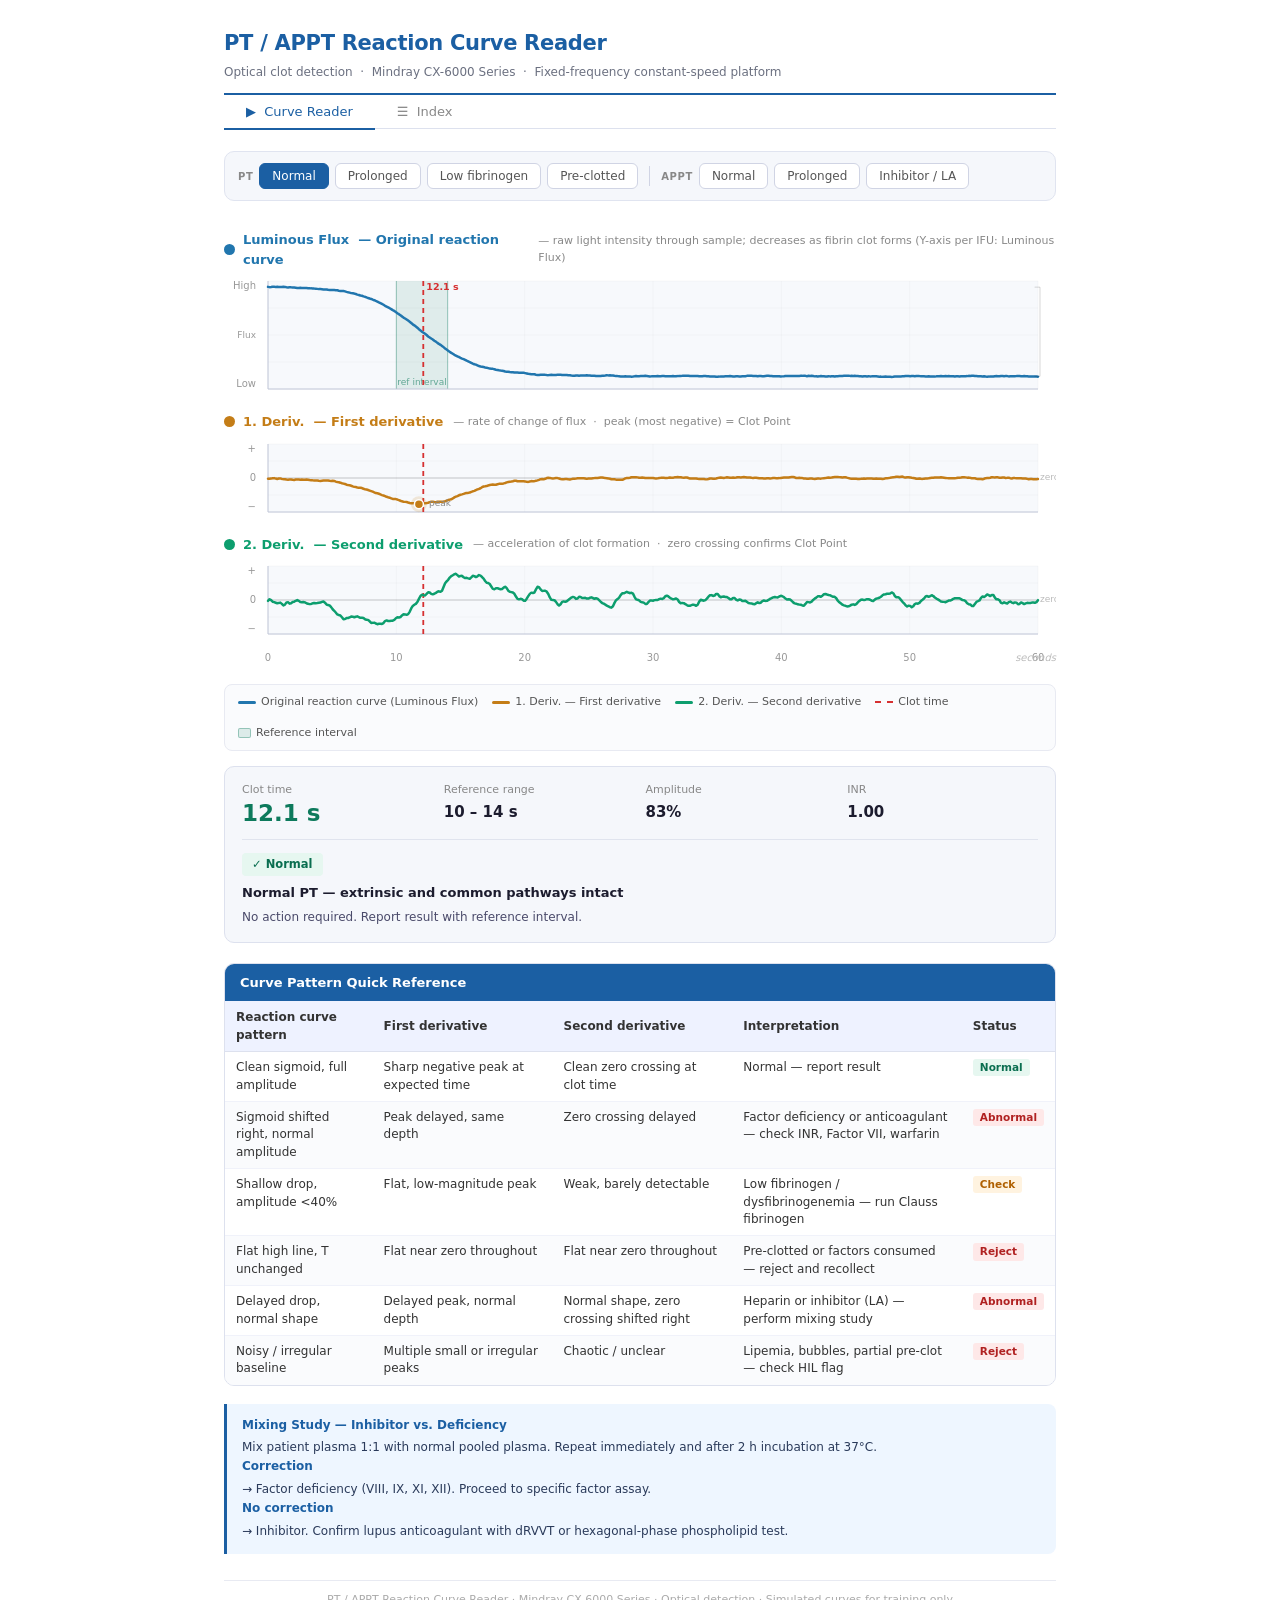
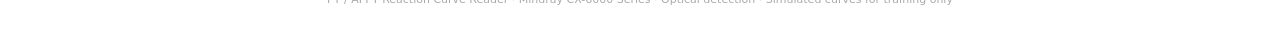
<file: database/PT_APPT_Curve_Reader.html>
<!DOCTYPE html>
<html lang="en">
<head>
<meta charset="UTF-8">
<meta name="viewport" content="width=device-width, initial-scale=1.0">
<title>PT / APTT Reaction Curve Reader &mdash; Mindray CX-6000 / CX-6010</title>
<style>
*,*::before,*::after{box-sizing:border-box;margin:0;padding:0}
body{font-family:-apple-system,BlinkMacSystemFont,'Segoe UI',system-ui,sans-serif;background:#fff;color:#1C1C2E;line-height:1.5}
.container{max-width:880px;margin:0 auto;padding:28px 24px 48px}
.header{padding-bottom:12px;border-bottom:2.5px solid #1B5FA3;margin-bottom:0}
.header-title{font-size:21px;font-weight:700;color:#1B5FA3;letter-spacing:-.3px}
.header-sub{font-size:12px;color:#6B7080;margin-top:3px}
/* Tabs */
.tab-bar{display:flex;border-bottom:1.5px solid #DDE1EE;margin-bottom:22px}
.tab-btn{padding:9px 22px;border:none;background:none;cursor:pointer;font-size:13px;font-weight:500;color:#888;border-bottom:2.5px solid transparent;margin-bottom:-1.5px;font-family:inherit;transition:color .12s}
.tab-btn.active{color:#1B5FA3;border-bottom-color:#1B5FA3}
.tab-btn:hover:not(.active){color:#333}
/* Scenario bar */
.sc-group{display:flex;flex-wrap:wrap;align-items:center;gap:6px;margin-bottom:22px;padding:11px 13px;background:#F5F7FB;border-radius:10px;border:1.5px solid #E0E4F0}
.sc-label{font-size:10px;font-weight:700;color:#888;text-transform:uppercase;letter-spacing:.6px}
.sc-sep{width:1px;height:20px;background:#D0D4E4;margin:0 5px}
.scbtn{padding:5px 12px;border:1.5px solid #D0D4E4;border-radius:6px;background:#fff;cursor:pointer;font-size:12px;font-weight:500;color:#555;transition:all .12s;font-family:inherit}
.scbtn:hover:not(.act){background:#EEF2FF;border-color:#B0BADD;color:#333}
.ptbtn.act{background:#1B5FA3;color:#fff;border-color:#1B5FA3}
.apbtn.act{background:#0D7A5C;color:#fff;border-color:#0D7A5C}
/* Charts */
.chart-section{margin-bottom:2px}
.chart-label-row{display:flex;align-items:center;gap:8px;padding:7px 0 4px}
.chart-dot{width:11px;height:11px;border-radius:50%;flex-shrink:0}
.chart-name{font-size:13px;font-weight:700}
.chart-desc{font-size:11px;color:#888;margin-left:2px}
.chart-row{display:flex;align-items:stretch}
.y-axis{width:38px;flex-shrink:0;display:flex;flex-direction:column;justify-content:space-between;align-items:flex-end;padding:8px 6px 14px 0}
.y-axis span{font-size:10px;color:#999;line-height:1}
canvas{display:block;flex:1;min-width:0}
.tax-wrap{margin-left:38px;position:relative;height:22px;margin-bottom:2px}
.tl{position:absolute;font-size:10px;color:#999;transform:translateX(-50%)}
.tu{position:absolute;right:0;font-size:10px;color:#bbb;font-style:italic}
/* Legend */
.legend{display:flex;flex-wrap:wrap;gap:14px;margin-top:12px;padding:9px 13px;background:#FAFBFD;border-radius:8px;border:1px solid #E8EAF2}
.lg-item{display:flex;align-items:center;gap:5px;font-size:11px;color:#555}
.lg-line{width:18px;height:3px;border-radius:2px}
.lg-dash{width:18px;border-top:2px dashed}
.lg-band{width:13px;height:10px;border-radius:2px;background:rgba(13,122,92,.12);border:1px solid rgba(13,122,92,.35)}
/* Result */
.result{margin-top:15px;background:#F5F7FB;border:1.5px solid #DDE1EE;border-radius:10px;padding:15px 17px}
.result-grid{display:grid;grid-template-columns:repeat(4,1fr);gap:11px;margin-bottom:13px}
.m-label{font-size:11px;color:#888;margin-bottom:2px}
.m-val-lg{font-size:23px;font-weight:700;line-height:1.1}
.m-val{font-size:15px;font-weight:600}
.result-hr{border:none;border-top:1.5px solid #E0E4EE;margin-bottom:11px}
.badge{display:inline-block;font-size:11.5px;font-weight:700;padding:3px 10px;border-radius:4px;margin-bottom:7px}
.b-n{background:#E6F7F0;color:#0A6E50}.b-w{background:#FFF3E0;color:#B06000}
.b-e{background:#FEE8E8;color:#B02020}.b-a{background:#FEE8E8;color:#B02020}
.r-interp{font-size:13px;font-weight:600;color:#1C1C2E;margin-bottom:5px}
.r-action{font-size:12px;color:#4A4A6A;line-height:1.6}
/* Ref table */
.ref-table{margin-top:20px;border:1.5px solid #DDE1EE;border-radius:10px;overflow:hidden}
.ref-table-hdr{background:#1B5FA3;color:#fff;font-size:13px;font-weight:700;padding:9px 15px}
.ref-table table{width:100%;border-collapse:collapse;font-size:12px}
.ref-table th{background:#EEF2FF;color:#333;font-weight:700;padding:7px 11px;text-align:left;border-bottom:1.5px solid #DDE1EE}
.ref-table td{padding:7px 11px;border-bottom:1px solid #F0F2FA;color:#333;vertical-align:top;line-height:1.45}
.ref-table tr:last-child td{border-bottom:none}
.ref-table tr:nth-child(even) td{background:#FAFBFD}
.tag{display:inline-block;font-size:10.5px;font-weight:700;padding:1px 7px;border-radius:3px}
.tn{background:#E6F7F0;color:#0A6E50}.ta{background:#FEE8E8;color:#B02020}
.tw{background:#FFF3E0;color:#B06000}.te{background:#FEE8E8;color:#B02020}
/* Note box */
.note-box{margin-top:18px;padding:12px 15px;background:#EEF6FF;border-left:3.5px solid #1B5FA3;border-radius:0 8px 8px 0}
.note-box strong{font-size:12px;color:#1B5FA3;display:block;margin-bottom:4px}
.note-box p{font-size:12px;color:#2A3A5A;line-height:1.6}
/* Footer */
.footer{margin-top:26px;padding-top:11px;border-top:1px solid #E8EAF2;font-size:11px;color:#AAA;text-align:center}

/* ── INDEX TAB ── */
.idx-section{margin-bottom:30px}
.idx-sec-hdr{margin-bottom:14px;padding-bottom:10px;border-bottom:2px solid #E8EAF2}
.idx-sec-num{font-size:10px;font-weight:700;color:#1B5FA3;text-transform:uppercase;letter-spacing:1px;margin-bottom:3px}
.idx-sec-title{font-size:17px;font-weight:700;color:#1C1C2E;margin-bottom:5px}
.idx-sec-desc{font-size:12.5px;color:#555;line-height:1.6}
.idx-3col{display:grid;grid-template-columns:repeat(3,1fr);gap:14px}
.idx-2col{display:grid;grid-template-columns:repeat(2,1fr);gap:14px}
.idx-card{border:1.5px solid #DDE1EE;border-radius:9px;overflow:hidden;background:#fff;display:flex;flex-direction:column}
.idx-card-accent{height:4px;flex-shrink:0}
.idx-card-body{padding:12px 13px;flex:1}
.idx-card-title{font-size:13px;font-weight:700;color:#1C1C2E;margin-bottom:2px}
.idx-card-formula{font-size:11.5px;color:#555;background:#F0F4FF;border-radius:4px;padding:3px 8px;display:inline-block;margin:4px 0 5px;font-style:italic}
.idx-def{font-size:12px;color:#333;line-height:1.65}
.idx-note{font-size:11px;color:#3A3A5A;background:#F5F7FB;border-radius:6px;padding:7px 10px;margin-top:8px;line-height:1.6;border-left:3px solid #D0D4E4}
.idx-note b{color:#1C1C2E;font-weight:600}
.idx-note .ok{color:#0A6E50}.idx-note .warn{color:#B06000}.idx-note .bad{color:#B02020}
.idx-sign-row{display:flex;gap:6px;margin-top:8px;flex-wrap:wrap}
.idx-sign{font-size:11px;padding:2px 9px;border-radius:4px;font-weight:600}
.idx-sign-n{background:#E6F7F0;color:#0A6E50}
.idx-sign-w{background:#FFF3E0;color:#B06000}
.idx-sign-e{background:#FEE8E8;color:#B02020}
@media(max-width:620px){.idx-3col,.idx-2col{grid-template-columns:1fr}}
@media print{.tab-bar{display:none}#panel-reader,#panel-index{display:block!important}.idx-card{break-inside:avoid}}
</style>
</head>
<body>
<div class="container">

<div class="header">
  <div class="header-title">PT / APPT Reaction Curve Reader</div>
  <div class="header-sub">Optical clot detection &nbsp;&middot;&nbsp; Mindray CX-6000 Series &nbsp;&middot;&nbsp; Fixed-frequency constant-speed platform</div>
</div>

<div class="tab-bar">
  <button class="tab-btn active" data-tab="reader">&#9654;&nbsp; Curve Reader</button>
  <button class="tab-btn" data-tab="index">&#9776;&nbsp; Index</button>
</div>

<div id="panel-reader" class="tab-panel">
<div class="sc-group">
  <span class="sc-label">PT</span>
  <button class="scbtn ptbtn act" data-sc="normalPT">Normal</button>
  <button class="scbtn ptbtn" data-sc="prolongedPT">Prolonged</button>
  <button class="scbtn ptbtn" data-sc="lowFib">Low fibrinogen</button>
  <button class="scbtn ptbtn" data-sc="preClotted">Pre-clotted</button>
  <div class="sc-sep"></div>
  <span class="sc-label">APPT</span>
  <button class="scbtn apbtn" data-sc="normalAPTT">Normal</button>
  <button class="scbtn apbtn" data-sc="prolongedAPTT">Prolonged</button>
  <button class="scbtn apbtn" data-sc="inhibitorLA">Inhibitor / LA</button>
</div>

<div class="chart-section">
  <div class="chart-label-row">
    <div class="chart-dot" style="background:#2176AE"></div>
    <span class="chart-name" style="color:#2176AE">Luminous Flux &nbsp;&#8212; Original reaction curve</span>
    <span class="chart-desc">— raw light intensity through sample; decreases as fibrin clot forms (Y-axis per IFU: Luminous Flux)</span>
  </div>
  <div class="chart-row">
    <div class="y-axis"><span>High</span><span style="font-size:9px">Flux</span><span>Low</span></div>
    <canvas id="ct" style="height:130px"></canvas>
  </div>
</div>

<div class="chart-section">
  <div class="chart-label-row">
    <div class="chart-dot" style="background:#C47D17"></div>
    <span class="chart-name" style="color:#C47D17">1. Deriv. &nbsp;&#8212; First derivative</span>
    <span class="chart-desc">— rate of change of flux &nbsp;&middot;&nbsp; peak (most negative) = Clot Point</span>
  </div>
  <div class="chart-row">
    <div class="y-axis"><span>+</span><span>0</span><span>&minus;</span></div>
    <canvas id="cd1" style="height:90px"></canvas>
  </div>
</div>

<div class="chart-section">
  <div class="chart-label-row">
    <div class="chart-dot" style="background:#0D9E6E"></div>
    <span class="chart-name" style="color:#0D9E6E">2. Deriv. &nbsp;&#8212; Second derivative</span>
    <span class="chart-desc">— acceleration of clot formation &nbsp;&middot;&nbsp; zero crossing confirms Clot Point</span>
  </div>
  <div class="chart-row">
    <div class="y-axis"><span>+</span><span>0</span><span>&minus;</span></div>
    <canvas id="cd2" style="height:90px"></canvas>
  </div>
</div>

<div class="tax-wrap" id="tax"></div>

<div class="legend">
  <div class="lg-item"><div class="lg-line" style="background:#2176AE"></div>Original reaction curve (Luminous Flux)</div>
  <div class="lg-item"><div class="lg-line" style="background:#C47D17"></div>1. Deriv. &mdash; First derivative</div>
  <div class="lg-item"><div class="lg-line" style="background:#0D9E6E"></div>2. Deriv. &mdash; Second derivative</div>
  <div class="lg-item"><div class="lg-dash" style="border-color:#D63031"></div>Clot time</div>
  <div class="lg-item"><div class="lg-band"></div>Reference interval</div>
</div>

<div class="result">
  <div class="result-grid">
    <div><div class="m-label">Clot time</div><div id="rct" class="m-val-lg">&mdash;</div></div>
    <div><div class="m-label">Reference range</div><div id="rref" class="m-val">&mdash;</div></div>
    <div><div class="m-label">Amplitude</div><div id="ramp" class="m-val">&mdash;</div></div>
    <div><div id="rrl" class="m-label">INR</div><div id="rrv" class="m-val">&mdash;</div></div>
  </div>
  <hr class="result-hr">
  <span id="rbadge" class="badge"></span>
  <div id="rip" class="r-interp"></div>
  <div id="rac" class="r-action"></div>
</div>

<div class="ref-table">
  <div class="ref-table-hdr">Curve Pattern Quick Reference</div>
  <table>
    <thead>
      <tr>
        <th style="width:18%">Reaction curve pattern</th>
        <th style="width:22%">First derivative</th>
        <th style="width:22%">Second derivative</th>
        <th style="width:28%">Interpretation</th>
        <th style="width:10%">Status</th>
      </tr>
    </thead>
    <tbody>
      <tr><td>Clean sigmoid, full amplitude</td><td>Sharp negative peak at expected time</td><td>Clean zero crossing at clot time</td><td>Normal &mdash; report result</td><td><span class="tag tn">Normal</span></td></tr>
      <tr><td>Sigmoid shifted right, normal amplitude</td><td>Peak delayed, same depth</td><td>Zero crossing delayed</td><td>Factor deficiency or anticoagulant &mdash; check INR, Factor VII, warfarin</td><td><span class="tag ta">Abnormal</span></td></tr>
      <tr><td>Shallow drop, amplitude &lt;40%</td><td>Flat, low-magnitude peak</td><td>Weak, barely detectable</td><td>Low fibrinogen / dysfibrinogenemia &mdash; run Clauss fibrinogen</td><td><span class="tag tw">Check</span></td></tr>
      <tr><td>Flat high line, T unchanged</td><td>Flat near zero throughout</td><td>Flat near zero throughout</td><td>Pre-clotted or factors consumed &mdash; reject and recollect</td><td><span class="tag te">Reject</span></td></tr>
      <tr><td>Delayed drop, normal shape</td><td>Delayed peak, normal depth</td><td>Normal shape, zero crossing shifted right</td><td>Heparin or inhibitor (LA) &mdash; perform mixing study</td><td><span class="tag ta">Abnormal</span></td></tr>
      <tr><td>Noisy / irregular baseline</td><td>Multiple small or irregular peaks</td><td>Chaotic / unclear</td><td>Lipemia, bubbles, partial pre-clot &mdash; check HIL flag</td><td><span class="tag te">Reject</span></td></tr>
    </tbody>
  </table>
</div>

<div class="note-box">
  <strong>Mixing Study &mdash; Inhibitor vs. Deficiency</strong>
  <p>Mix patient plasma 1:1 with normal pooled plasma. Repeat immediately and after 2&nbsp;h incubation at 37&deg;C.<br>
  <strong>Correction</strong> &rarr; Factor deficiency (VIII, IX, XI, XII). Proceed to specific factor assay.<br>
  <strong>No correction</strong> &rarr; Inhibitor. Confirm lupus anticoagulant with dRVVT or hexagonal-phase phospholipid test.</p>
</div>

<div class="footer">PT / APPT Reaction Curve Reader &middot; Mindray CX-6000 Series &middot; Optical detection &middot; Simulated curves for training only</div>
</div>

</div>

</div>
<script>
// Tab switching
document.querySelectorAll('.tab-btn').forEach(btn => {
  btn.addEventListener('click', () => {
    document.querySelectorAll('.tab-btn').forEach(b => b.classList.remove('active'));
    document.querySelectorAll('.tab-panel').forEach(p => p.style.display = 'none');
    btn.classList.add('active');
    document.getElementById('panel-' + btn.dataset.tab).style.display = 'block';
  });
});

// Scenarios
const SC = {
  normalPT:     {ts:'PT',  mt:60,  h:95,l:12,t0:12,k:.45,ns:1.5,rMn:10,rMx:14,ct:12.1,INR:1.0, rt:null,st:'normal',  ip:'Normal PT — extrinsic and common pathways intact',                                   ac:'No action required. Report result with reference interval.'},
  prolongedPT:  {ts:'PT',  mt:60,  h:95,l:12,t0:26,k:.38,ns:1.5,rMn:10,rMx:14,ct:26.3,INR:2.3, rt:null,st:'abnormal', ip:'Prolonged PT (26.3 s, INR 2.3) — extrinsic / common pathway defect',                  ac:'Check: warfarin use · Factor VII level · Vitamin K status. If APPT also prolonged → common pathway (Factors X, V, II, fibrinogen).'},
  lowFib:       {ts:'PT',  mt:60,  h:87,l:62,t0:14,k:.28,ns:.6, rMn:10,rMx:14,ct:14.2,INR:1.3, rt:null,st:'warning',  ip:'Low amplitude — fibrinogen deficiency or dysfibrinogenemia',                          ac:'Run Clauss fibrinogen urgently. Amplitude <40% → clot quality poor and result unreliable. Check DIC screen, liver function.'},
  preClotted:   {ts:'PT',  mt:60,  sp:'pc',               rMn:10,rMx:14,ct:null,INR:null,rt:null,st:'error',   ip:'No reaction — sample pre-clotted or coagulation factors consumed',                          ac:'REJECT result. Recollect in fresh 3.2% sodium citrate tube. Verify fill volume (1:9 blood:citrate ratio).'},
  normalAPTT:   {ts:'APPT',mt:120, h:92,l:10,t0:30,k:.32,ns:1.5,rMn:25,rMx:35,ct:30.2,INR:null,rt:1.00,st:'normal',  ip:'Normal APPT — intrinsic and common pathways intact',                                   ac:'No action required. Report result with reference interval.'},
  prolongedAPTT:{ts:'APPT',mt:120, h:92,l:10,t0:80,k:.30,ns:1.5,rMn:25,rMx:35,ct:80.4,INR:null,rt:2.68,st:'abnormal', ip:'Markedly prolonged APPT (ratio 2.68) — likely heparin effect or strong inhibitor',    ac:'On UFH: verify dose (target ratio 1.5–2.5). Not heparinized: check Factors VIII, IX, XI, XII. Perform mixing study.'},
  inhibitorLA:  {ts:'APPT',mt:120, h:92,l:10,t0:63,k:.30,ns:1.5,rMn:25,rMx:35,ct:63.1,INR:null,rt:2.10,st:'abnormal', ip:'Prolonged APPT, normal curve shape — inhibitor likely (lupus anticoagulant or factor inhibitor)', ac:'Mixing study (1:1 patient + normal plasma). No correction → confirm LA with dRVVT. Correction → factor deficiency (VIII, IX, XI).'},
};
const sig=(t,t0,k)=>1/(1+Math.exp(-k*(t-t0)));
const smt=(a,w)=>a.map((_,i)=>{let s=0,c=0;for(let j=Math.max(0,i-w);j<=Math.min(a.length-1,i+w);j++){s+=a[j];c++;}return s/c;});
const dff=(a,dt)=>a.map((_,i)=>i===0?(a[1]-a[0])/dt:i===a.length-1?(a[i]-a[i-1])/dt:(a[i+1]-a[i-1])/(2*dt));
function calc(sc){
  const N=500,dt=sc.mt/N;
  const ts=Array.from({length:N+1},(_,i)=>i*dt);
  let T;
  if(sc.sp==='pc'){let s=9999;const nr=()=>{s=(s*1664525+1013904223)>>>0;return(s/0xffffffff-.5)*.8;};T=ts.map(()=>90+nr());}
  else{let s=54321;const nr=()=>{s=(s*1664525+1013904223)>>>0;return(s/0xffffffff-.5)*2*(sc.ns||0);};T=ts.map(t=>sc.h-(sc.h-sc.l)*sig(t,sc.t0,sc.k)+nr());}
  const Ts=smt(T,4),D1=smt(dff(Ts,dt),6),D2=smt(dff(D1,dt),6);
  let ci=0;D1.forEach((v,i)=>{if(v<D1[ci])ci=i;});
  return{ts,T:Ts,D1,D2,ci};
}
const DPR=Math.min(devicePixelRatio||1,2);
const PL=6,PR=18,PT=8,PB=14;
function setupC(id){const el=document.getElementById(id);const r=el.getBoundingClientRect();el.width=r.width*DPR;el.height=r.height*DPR;const ctx=el.getContext('2d');ctx.scale(DPR,DPR);return{ctx,w:r.width,h:r.height};}
const xOf=(t,mt,w)=>PL+(t/mt)*(w-PL-PR);
const yOf=(v,mn,mx,h)=>PT+(h-PT-PB)*(1-(v-mn)/(mx-mn));
function drawChart(id,data,sc,crv,col,mn,mx,opts){
  const{ctx,w,h}=setupC(id);
  const cw=w-PL-PR,ch=h-PT-PB;
  const xO=t=>xOf(t,sc.mt,w),yO=v=>yOf(v,mn,mx,h);
  ctx.fillStyle='#fff';ctx.fillRect(0,0,w,h);
  ctx.fillStyle='#F7F9FC';ctx.fillRect(PL,PT,cw,ch);
  if(opts.ref&&sc.rMn){
    const x1=xO(sc.rMn),x2=xO(sc.rMx);
    ctx.fillStyle='rgba(13,122,92,.1)';ctx.fillRect(x1,PT,x2-x1,ch);
    ctx.strokeStyle='rgba(13,122,92,.4)';ctx.lineWidth=1;ctx.setLineDash([]);
    [x1,x2].forEach(x=>{ctx.beginPath();ctx.moveTo(x,PT);ctx.lineTo(x,PT+ch);ctx.stroke();});
    ctx.font='9px system-ui,sans-serif';ctx.fillStyle='rgba(13,122,92,.6)';ctx.textAlign='center';ctx.textBaseline='bottom';
    ctx.fillText('ref interval',(x1+x2)/2,PT+ch-2);
  }
  ctx.strokeStyle='rgba(0,0,0,.055)';ctx.lineWidth=.5;ctx.setLineDash([]);
  [0,.25,.5,.75,1].forEach(f=>{const y=PT+f*ch;ctx.beginPath();ctx.moveTo(PL,y);ctx.lineTo(PL+cw,y);ctx.stroke();});
  const step=sc.mt<=60?10:20;
  for(let t=0;t<=sc.mt;t+=step){const x=xO(t);ctx.beginPath();ctx.moveTo(x,PT);ctx.lineTo(x,PT+ch);ctx.stroke();}
  if(opts.zero){const y0=yO(0);ctx.strokeStyle='rgba(0,0,0,.2)';ctx.lineWidth=1;ctx.setLineDash([]);ctx.beginPath();ctx.moveTo(PL,y0);ctx.lineTo(PL+cw,y0);ctx.stroke();
    ctx.font='9px system-ui,sans-serif';ctx.fillStyle='#bbb';ctx.textAlign='left';ctx.textBaseline='middle';ctx.fillText('zero',PL+cw+2,y0);}
  ctx.strokeStyle='#C0C6D8';ctx.lineWidth=1;ctx.setLineDash([]);
  ctx.beginPath();ctx.moveTo(PL,PT);ctx.lineTo(PL,PT+ch);ctx.lineTo(PL+cw,PT+ch);ctx.stroke();
  if(!sc.sp&&sc.ct){
    const xc=xO(sc.ct);ctx.strokeStyle='#D63031';ctx.lineWidth=1.8;ctx.setLineDash([5,4]);
    ctx.beginPath();ctx.moveTo(xc,PT);ctx.lineTo(xc,PT+ch);ctx.stroke();ctx.setLineDash([]);
    if(opts.ref){const rs=sc.ct<sc.mt*.65;ctx.font='bold 9.5px system-ui,sans-serif';ctx.fillStyle='#D63031';ctx.textAlign=rs?'left':'right';ctx.textBaseline='top';ctx.fillText(sc.ct.toFixed(1)+' s',xc+(rs?3:-3),PT+2);}
  }
  const cc=(sc.sp==='pc'&&opts.ref)?'#D46060':col;
  ctx.strokeStyle=cc;ctx.lineWidth=2.5;ctx.lineJoin='round';ctx.lineCap='round';ctx.setLineDash([]);
  ctx.beginPath();data.ts.forEach((t,i)=>{const x=xO(t),y=yO(Math.max(mn,Math.min(mx,crv[i])));i===0?ctx.moveTo(x,y):ctx.lineTo(x,y);});ctx.stroke();
  if(opts.dot&&!sc.sp&&data.ci!==undefined){
    const t=data.ts[data.ci],v=Math.max(mn,Math.min(mx,crv[data.ci]));const px=xO(t),py=yO(v);
    ctx.beginPath();ctx.arc(px,py,8,0,Math.PI*2);ctx.fillStyle=col+'28';ctx.fill();
    ctx.beginPath();ctx.arc(px,py,4.5,0,Math.PI*2);ctx.fillStyle=col;ctx.fill();
    ctx.beginPath();ctx.arc(px,py,4.5,0,Math.PI*2);ctx.strokeStyle='#fff';ctx.lineWidth=1.5;ctx.stroke();
    const rs=sc.ct<sc.mt*.6;ctx.font='9px system-ui,sans-serif';ctx.fillStyle='#888';ctx.textAlign=rs?'left':'right';ctx.textBaseline='middle';ctx.fillText('peak',px+(rs?10:-10),py);
  }
  if(opts.ref&&!sc.sp){
    const tB=data.T.slice(0,20).reduce((a,b)=>a+b)/20,tP=data.T.slice(-20).reduce((a,b)=>a+b)/20;
    const y1=yO(tB),y2=yO(tP);
    if(y2-y1>18){const bx=PL+cw+2;ctx.strokeStyle='rgba(0,0,0,.2)';ctx.lineWidth=.8;ctx.setLineDash([]);ctx.beginPath();ctx.moveTo(bx-5,y1);ctx.lineTo(bx,y1);ctx.lineTo(bx,y2);ctx.lineTo(bx-5,y2);ctx.stroke();}
  }
}
function render(key){
  const sc=SC[key],d=calc(sc);
  drawChart('ct', d,sc,d.T, '#2176AE',0,100,{ref:true});
  const d1m=Math.max(...d.D1.map(Math.abs),.01)*1.3;drawChart('cd1',d,sc,d.D1,'#C47D17',-d1m,d1m,{zero:true,dot:true});
  const d2m=Math.max(...d.D2.map(Math.abs),.001)*1.3;drawChart('cd2',d,sc,d.D2,'#0D9E6E',-d2m,d2m,{zero:true});
  const ta=document.getElementById('tax'),tw=ta.getBoundingClientRect().width;ta.innerHTML='';
  const step=sc.mt<=60?10:20;
  for(let t=0;t<=sc.mt;t+=step){const lft=PL+(t/sc.mt)*(tw-PL-PR);const sp=document.createElement('span');sp.className='tl';sp.style.left=lft.toFixed(1)+'px';sp.textContent=t;ta.appendChild(sp);}
  const su=document.createElement('span');su.className='tu';su.textContent='seconds';ta.appendChild(su);
  const rct=document.getElementById('rct');
  if(!sc.ct){rct.textContent='N/A';rct.style.color='#C0392B';}
  else{rct.textContent=sc.ct.toFixed(1)+' s';rct.style.color=sc.st==='normal'?'#0D7A5C':sc.st==='warning'?'#B06000':'#C0392B';}
  document.getElementById('rref').textContent=sc.rMn+' – '+sc.rMx+' s';
  const amp=sc.sp?0:Math.round(Math.abs(d.T.slice(0,20).reduce((a,b)=>a+b)/20-d.T.slice(-20).reduce((a,b)=>a+b)/20));
  const ra=document.getElementById('ramp');ra.textContent=amp+'%';ra.style.color=(amp<40&&!sc.sp)?'#B06000':'#1C1C2E';
  document.getElementById('rrl').textContent=sc.ts==='PT'?'INR':'APPT Ratio';
  const rv=sc.ts==='PT'?sc.INR:sc.rt;document.getElementById('rrv').textContent=rv!=null?rv.toFixed(2):'—';
  const bd=document.getElementById('rbadge');bd.className='badge';
  if(sc.st==='normal'){bd.classList.add('b-n');bd.textContent='✓  Normal';}
  else if(sc.st==='warning'){bd.classList.add('b-w');bd.textContent='⚠  Check quality';}
  else if(sc.st==='error'){bd.classList.add('b-e');bd.textContent='✗  Reject';}
  else{bd.classList.add('b-a');bd.textContent='!  Abnormal';}
  document.getElementById('rip').textContent=sc.ip;
  document.getElementById('rac').textContent=sc.ac;
}
document.querySelectorAll('.scbtn').forEach(b=>{b.addEventListener('click',()=>{document.querySelectorAll('.scbtn').forEach(x=>x.classList.remove('act'));b.classList.add('act');render(b.dataset.sc);});});
let rt;window.addEventListener('resize',()=>{clearTimeout(rt);rt=setTimeout(()=>{const a=document.querySelector('.scbtn.act');if(a)render(a.dataset.sc);},150);});
requestAnimationFrame(()=>render('normalPT'));
</script>
</body>
</html>
</file>
